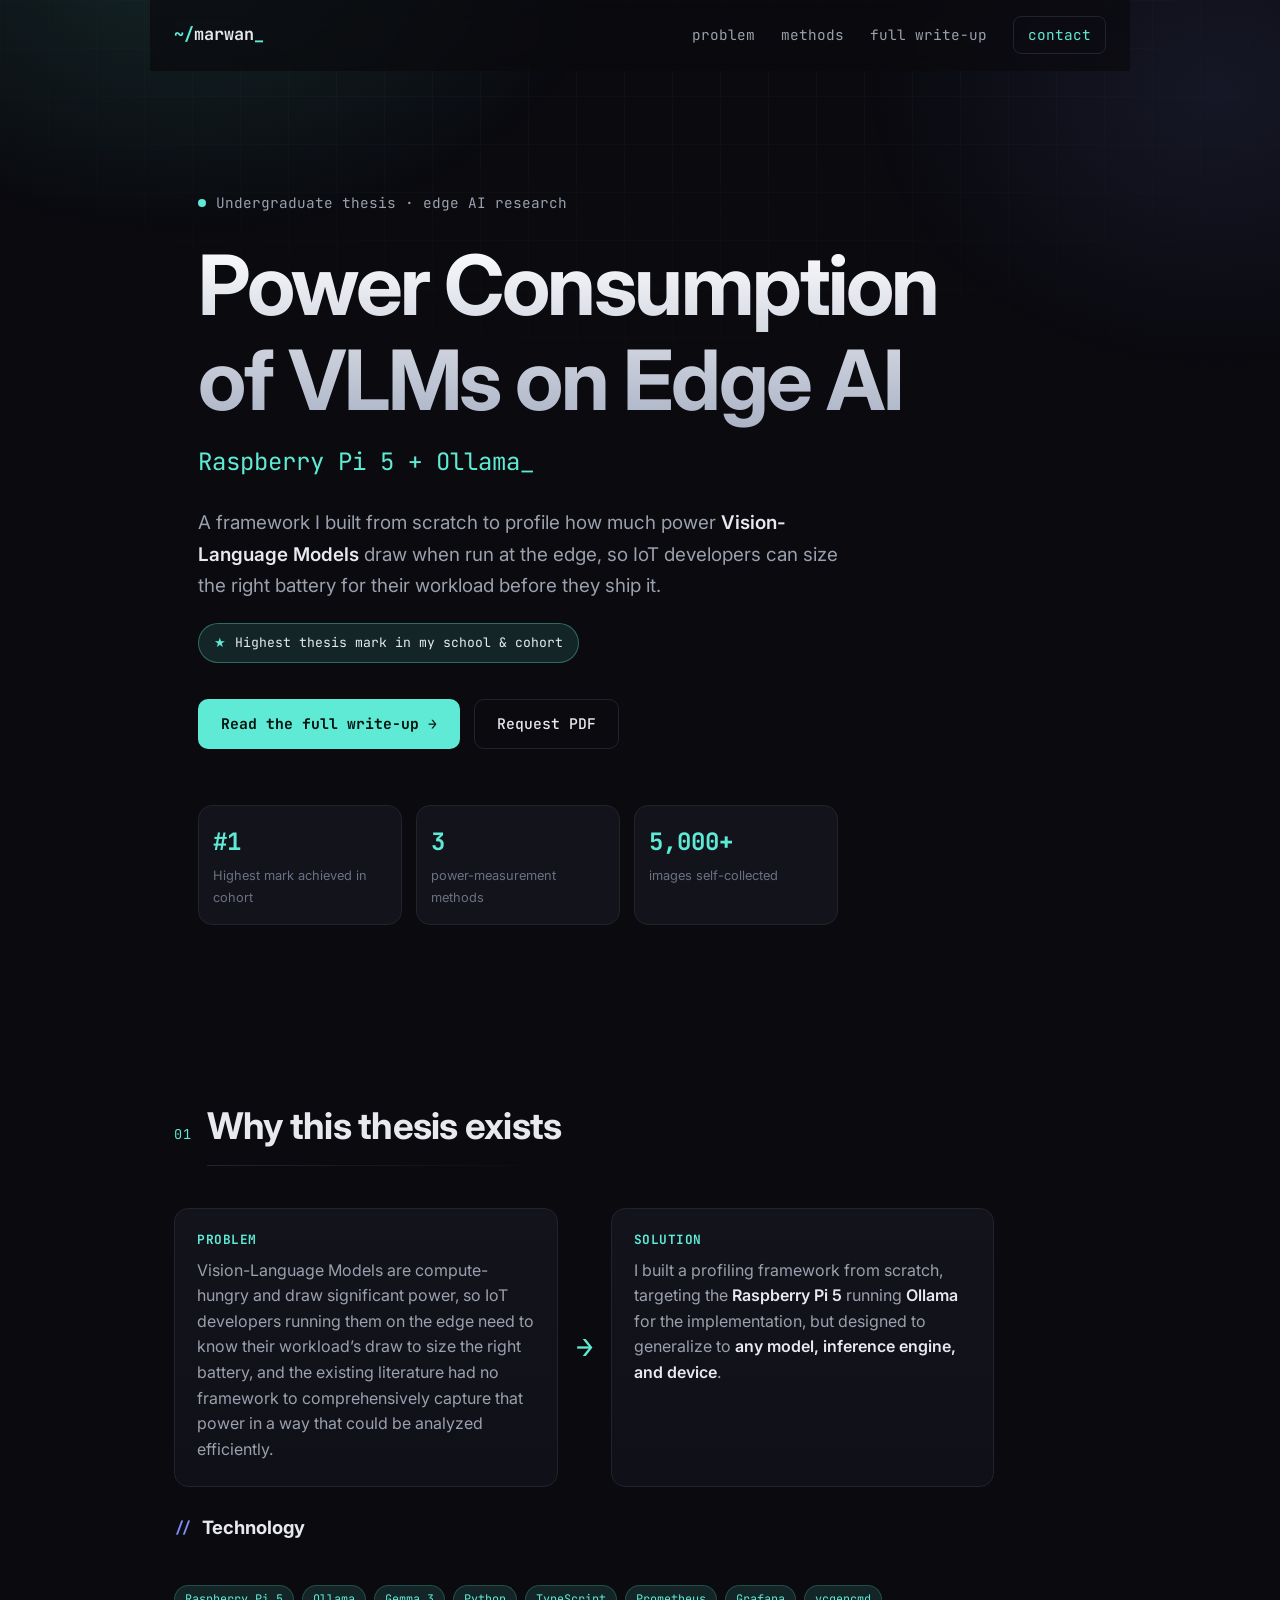
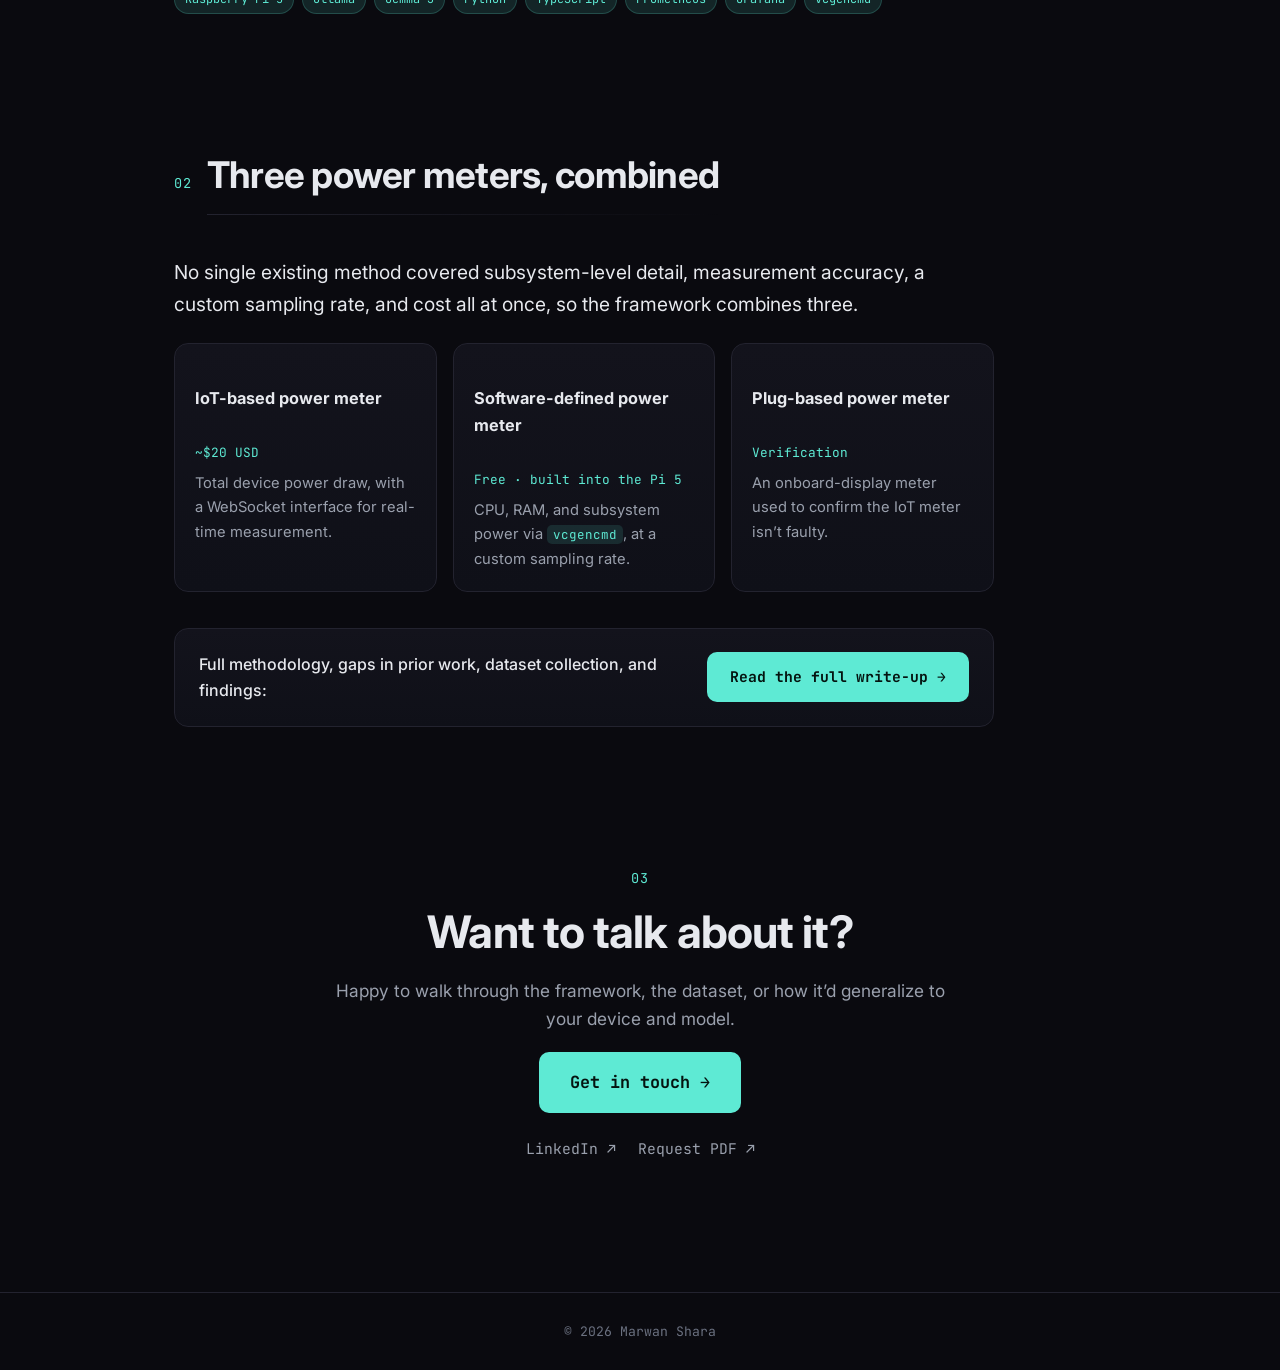
<file: index.html>
<!DOCTYPE html>
<html lang="en">
  <head>
    <meta charset="UTF-8" />
    <meta name="viewport" content="width=device-width, initial-scale=1.0" />
    <meta http-equiv="X-UA-Compatible" content="ie=edge" />

    <!-- Keep this site out of search engines -->
    <meta name="robots" content="noindex, nofollow" />
    <meta name="googlebot" content="noindex, nofollow" />

    <!-- Google tag (gtag.js) -->
    <script async src="https://www.googletagmanager.com/gtag/js?id=G-B19G4QJ4G5"></script>
    <script>
      window.dataLayer = window.dataLayer || [];
      function gtag(){dataLayer.push(arguments);}
      gtag('js', new Date());
      gtag('config', 'G-B19G4QJ4G5');
    </script>

    <title>Power Consumption of Vision-Language Models on Edge AI | Marwan Shara</title>
    <meta
      name="description"
      content="An undergraduate thesis profiling the power consumption of Vision-Language Models on the Raspberry Pi 5: a framework combining IoT-based, software-defined, and plug-based power meters for real-time and offline analysis."
    />

    <!-- Open Graph -->
    <meta property="og:type" content="website" />
    <meta property="og:title" content="Power Consumption of Vision-Language Models on Edge AI" />
    <meta
      property="og:description"
      content="A from-scratch framework for profiling LLM power draw on the Raspberry Pi 5, built to generalize to any model, inference engine, and device."
    />
    <meta property="og:image" content="assets/img/og.png" />

    <link rel="icon" href="assets/favicon.svg" type="image/svg+xml" />
    <link rel="preconnect" href="https://fonts.googleapis.com" />
    <link rel="preconnect" href="https://fonts.gstatic.com" crossorigin />
    <link
      href="https://fonts.googleapis.com/css2?family=Inter:wght@400;500;600;700&family=JetBrains+Mono:wght@400;500;700&display=swap"
      rel="stylesheet"
    />
    <link rel="stylesheet" href="style.css" />
  </head>

  <body>
    <!-- decorative animated grid backdrop -->
    <div class="bg-grid" aria-hidden="true"></div>
    <div class="bg-glow" aria-hidden="true"></div>

    <!-- ============================== NAV ============================== -->
    <header class="nav" id="top">
      <a class="nav__brand" href="#top">
        <span class="nav__prompt">~/</span>marwan<span class="nav__cursor">_</span>
      </a>
      <nav class="nav__links" aria-label="Primary">
        <a href="#problem">problem</a>
        <a href="#methods">methods</a>
        <a href="thesis.html">full write-up</a>
        <a href="#contact" class="nav__cta">contact</a>
      </nav>
    </header>

    <main>
      <!-- ============================== HERO ============================== -->
      <section class="hero" id="hero">
        <p class="hero__eyebrow reveal">
          <span class="status-dot"></span> Undergraduate thesis &middot; edge AI research
        </p>
        <h1 class="hero__title reveal">
          Power Consumption of&nbsp;VLMs on&nbsp;Edge&nbsp;AI
        </h1>
        <p class="hero__role reveal">
          <span class="type" data-type='["Raspberry Pi 5 + Ollama","IoT · software-defined · plug-based power meters","Real-time + offline profiling framework"]'></span>
        </p>
        <p class="hero__hook reveal">
          A framework I built from scratch to profile how much power
          <strong>Vision-Language Models</strong> draw when run at the edge, so IoT
          developers can size the right battery for their workload before they ship it.
        </p>
        <p class="hero__badge reveal">
          <span class="hero__badge-icon" aria-hidden="true">&#9733;</span>
          Highest thesis mark in my school &amp; cohort
        </p>
        <div class="hero__cta reveal">
          <a class="btn btn--primary" href="thesis.html">Read the full write-up &rarr;</a>
          <a class="btn btn--ghost" href="mailto:marwan02shara@gmail.com?subject=Thesis%20PDF%20request&amp;body=Hi%20Marwan%2C%20I%27d%20like%20a%20copy%20of%20your%20thesis%20PDF.">Request PDF</a>
        </div>
        <dl class="hero__stats reveal">
          <div><dt>#1</dt><dd>Highest mark achieved in cohort</dd></div>
          <div><dt>3</dt><dd>power-measurement methods</dd></div>
          <div><dt>5,000+</dt><dd>images self-collected</dd></div>
        </dl>
      </section>

      <!-- ============================== PROBLEM / SOLUTION ============================== -->
      <section class="section" id="problem">
        <header class="section__head reveal">
          <span class="section__index">01</span>
          <h2 class="section__title">Why this thesis exists</h2>
        </header>
        <div class="thesis reveal">
          <div class="thesis__flow">
            <article class="thesis__card">
              <h3 class="thesis__card-label">Problem</h3>
              <p>
                Vision-Language Models are compute-hungry and draw significant power, so IoT
                developers running them on the edge need to know their workload&rsquo;s draw to
                size the right battery, and the existing literature had no framework to
                comprehensively capture that power in a way that could be analyzed efficiently.
              </p>
            </article>
            <span class="thesis__arrow" aria-hidden="true">&rarr;</span>
            <article class="thesis__card">
              <h3 class="thesis__card-label">Solution</h3>
              <p>
                I built a profiling framework from scratch, targeting the
                <strong>Raspberry Pi 5</strong> running <strong>Ollama</strong> for the
                implementation, but designed to generalize to
                <strong>any model, inference engine, and device</strong>.
              </p>
            </article>
          </div>

          <h3 class="thesis__sub">Technology</h3>
          <ul class="tags">
            <li>Raspberry Pi 5</li><li>Ollama</li><li>Gemma 3</li><li>Python</li>
            <li>TypeScript</li><li>Prometheus</li><li>Grafana</li><li>vcgencmd</li>
          </ul>
        </div>
      </section>

      <!-- ============================== METHODS ============================== -->
      <section class="section" id="methods">
        <header class="section__head reveal">
          <span class="section__index">02</span>
          <h2 class="section__title">Three power meters, combined</h2>
        </header>
        <div class="thesis reveal">
          <p class="thesis__lead">
            No single existing method covered subsystem-level detail, measurement accuracy, a
            custom sampling rate, and cost all at once, so the framework combines three.
          </p>
          <div class="thesis__methods">
            <article class="method">
              <h4>IoT-based power meter</h4>
              <span class="method__cost">~$20 USD</span>
              <p>Total device power draw, with a WebSocket interface for real-time measurement.</p>
            </article>
            <article class="method">
              <h4>Software-defined power meter</h4>
              <span class="method__cost">Free &middot; built into the Pi 5</span>
              <p>CPU, RAM, and subsystem power via <code>vcgencmd</code>, at a custom sampling rate.</p>
            </article>
            <article class="method">
              <h4>Plug-based power meter</h4>
              <span class="method__cost">Verification</span>
              <p>An onboard-display meter used to confirm the IoT meter isn&rsquo;t faulty.</p>
            </article>
          </div>
          <div class="thesis__cta">
            <p>Full methodology, gaps in prior work, dataset collection, and findings:</p>
            <a class="btn btn--primary" href="thesis.html">Read the full write-up &rarr;</a>
          </div>
        </div>
      </section>

      <!-- ============================== CONTACT ============================== -->
      <section class="section section--contact" id="contact">
        <div class="contact reveal">
          <span class="section__index">03</span>
          <h2 class="contact__title">Want to talk about it?</h2>
          <p class="contact__lead">
            Happy to walk through the framework, the dataset, or how it&rsquo;d generalize to
            your device and model.
          </p>
          <a class="btn btn--primary btn--lg" href="mailto:marwan02shara@gmail.com?subject=Let%27s%20connect&amp;body=Hi%20Marwan%2C">Get in touch &rarr;</a>
          <ul class="contact__links">
            <li><a href="https://www.linkedin.com/in/marwan-shara-73ab541a8/" target="_blank" rel="noopener">LinkedIn ↗</a></li>
            <li><a href="mailto:marwan02shara@gmail.com?subject=Thesis%20PDF%20request&amp;body=Hi%20Marwan%2C%20I%27d%20like%20a%20copy%20of%20your%20thesis%20PDF.">Request PDF ↗</a></li>
          </ul>
        </div>
      </section>
    </main>

    <footer class="footer">
      <p>© <span id="year"></span> Marwan Shara</p>
    </footer>

    <script src="main.js"></script>
  </body>
</html>
</file>
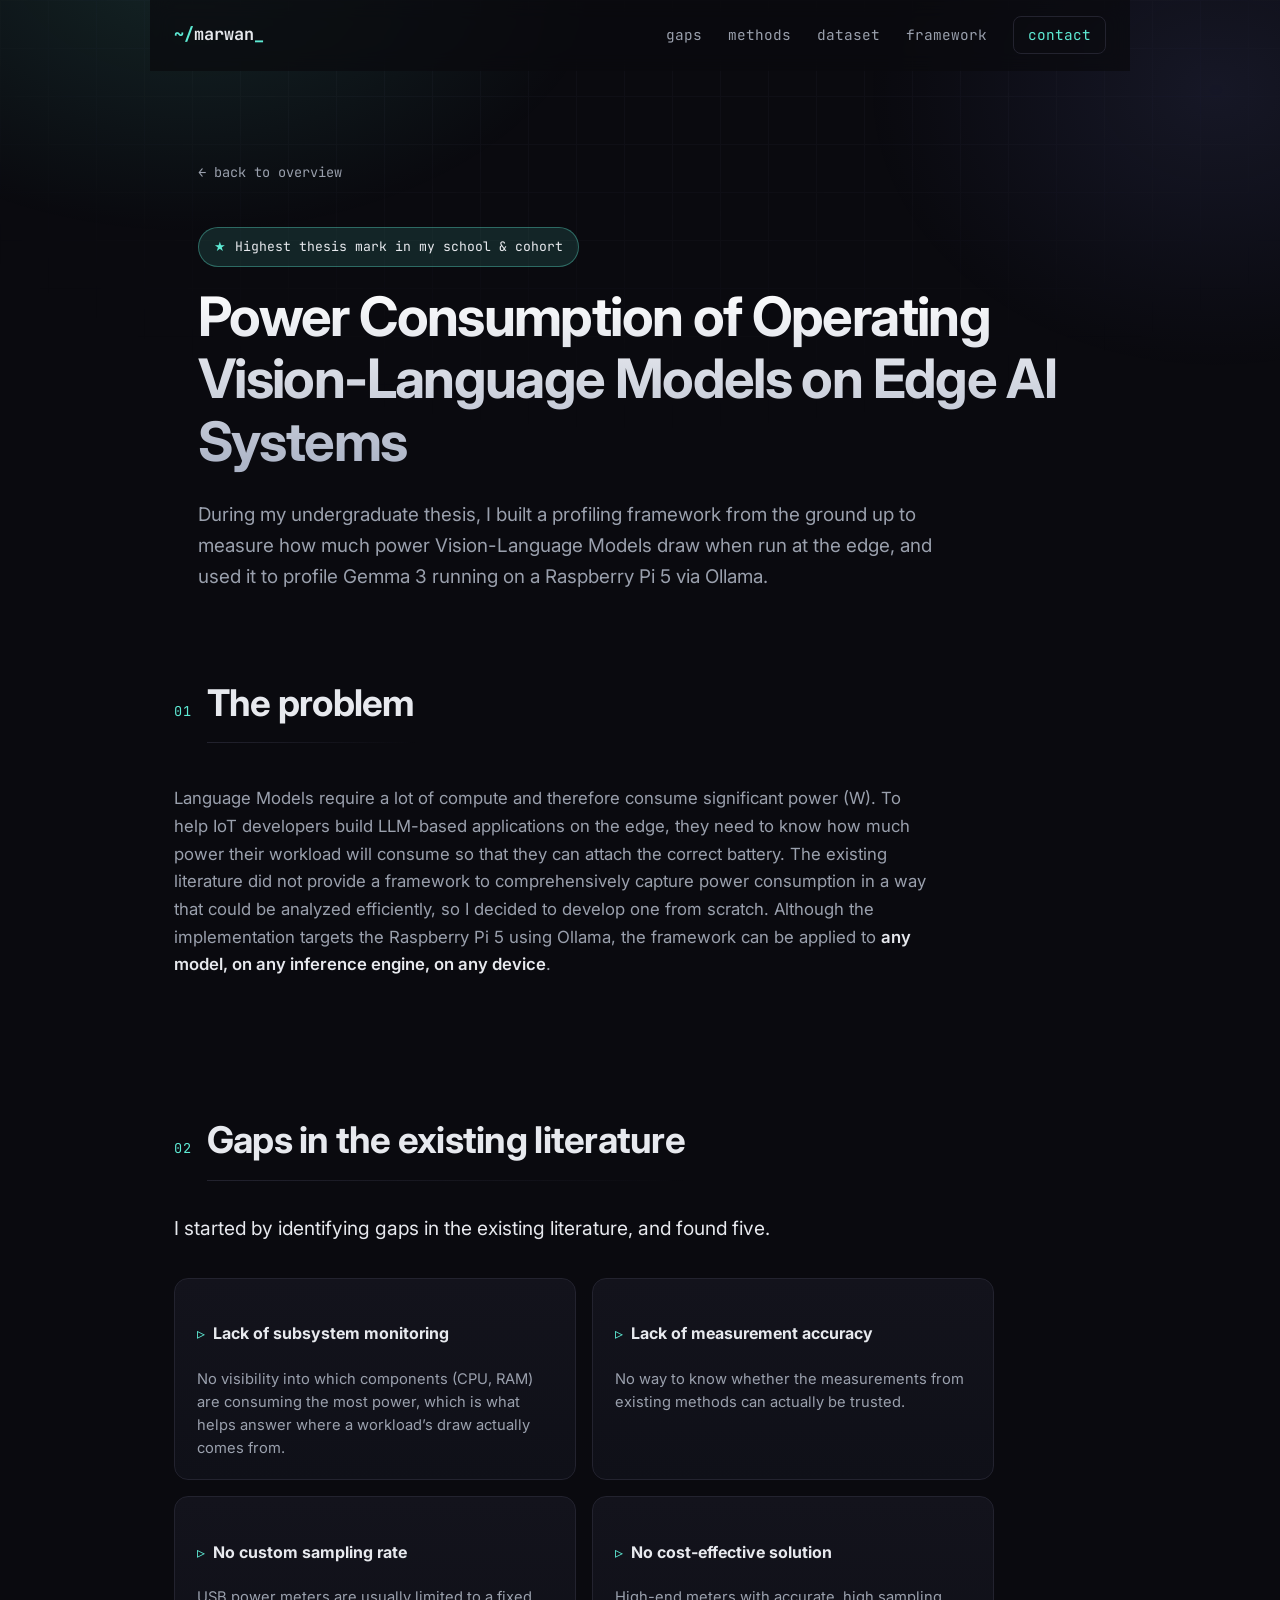
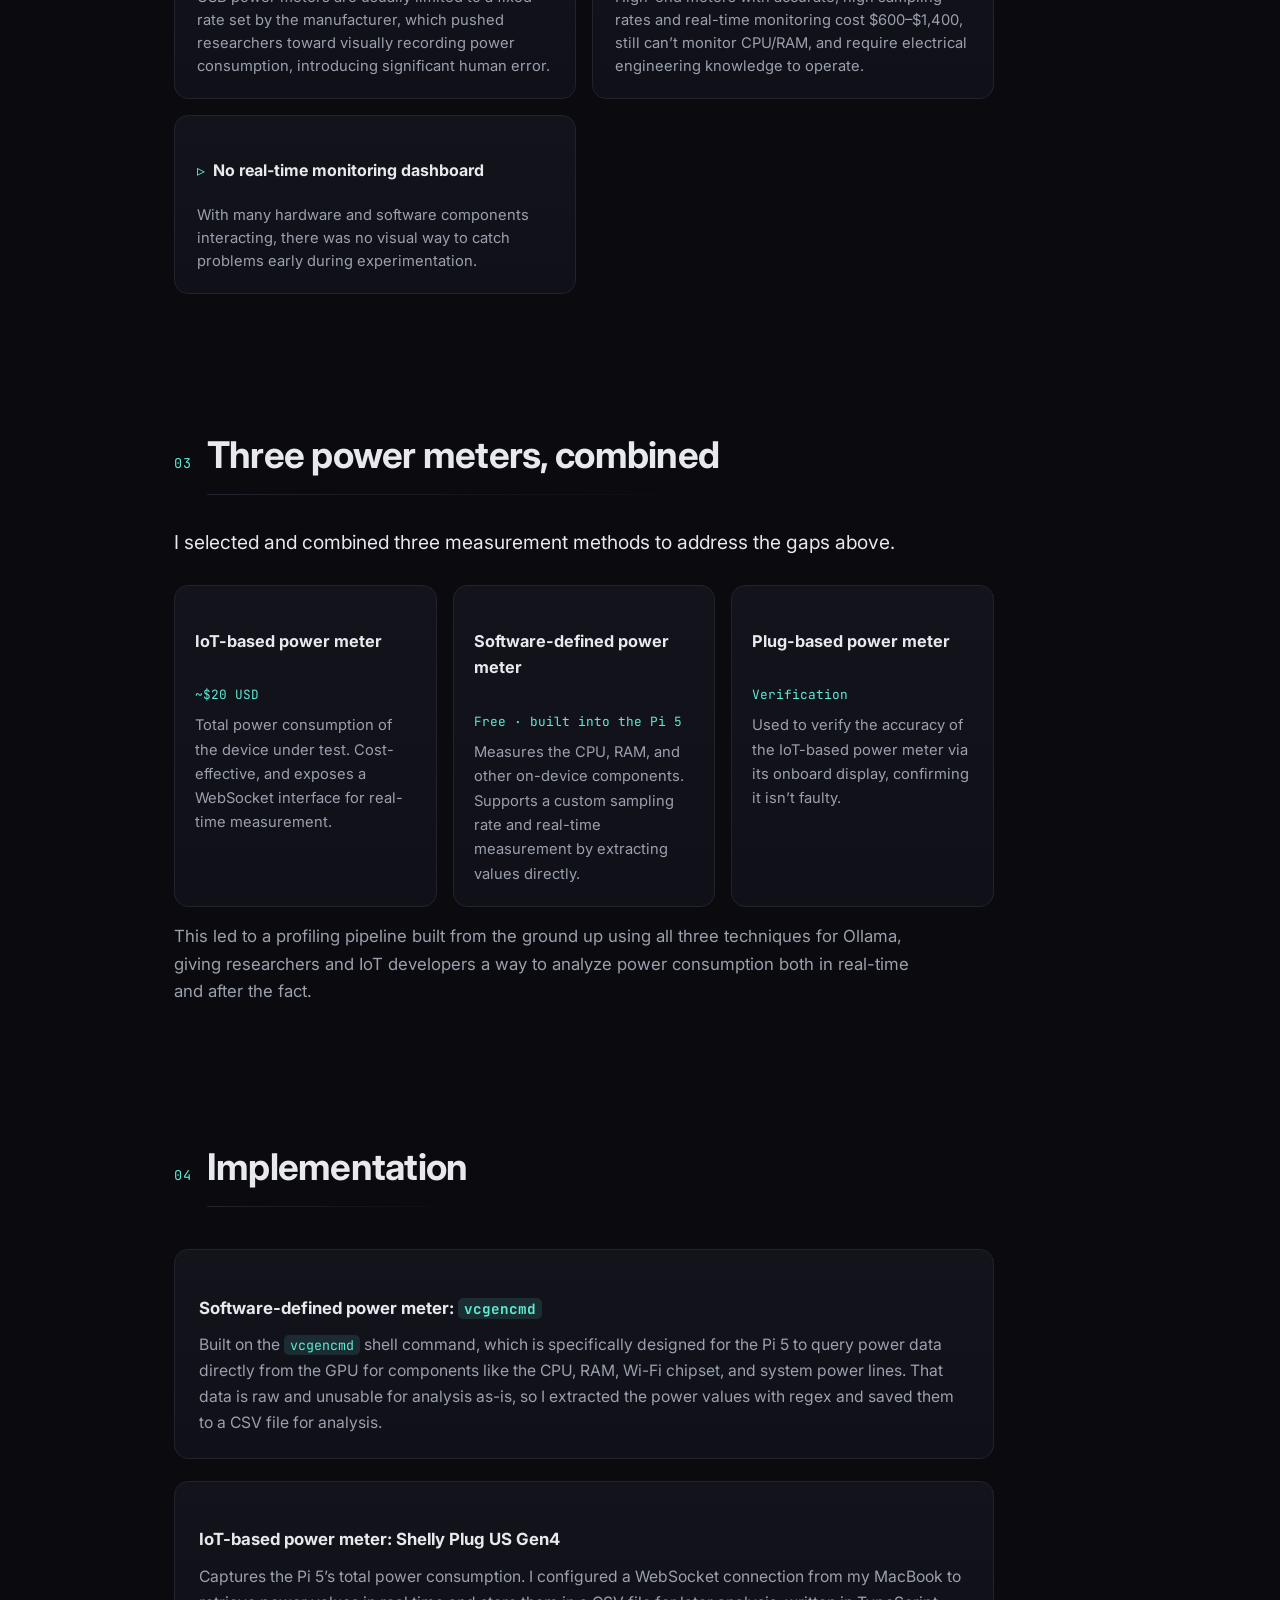
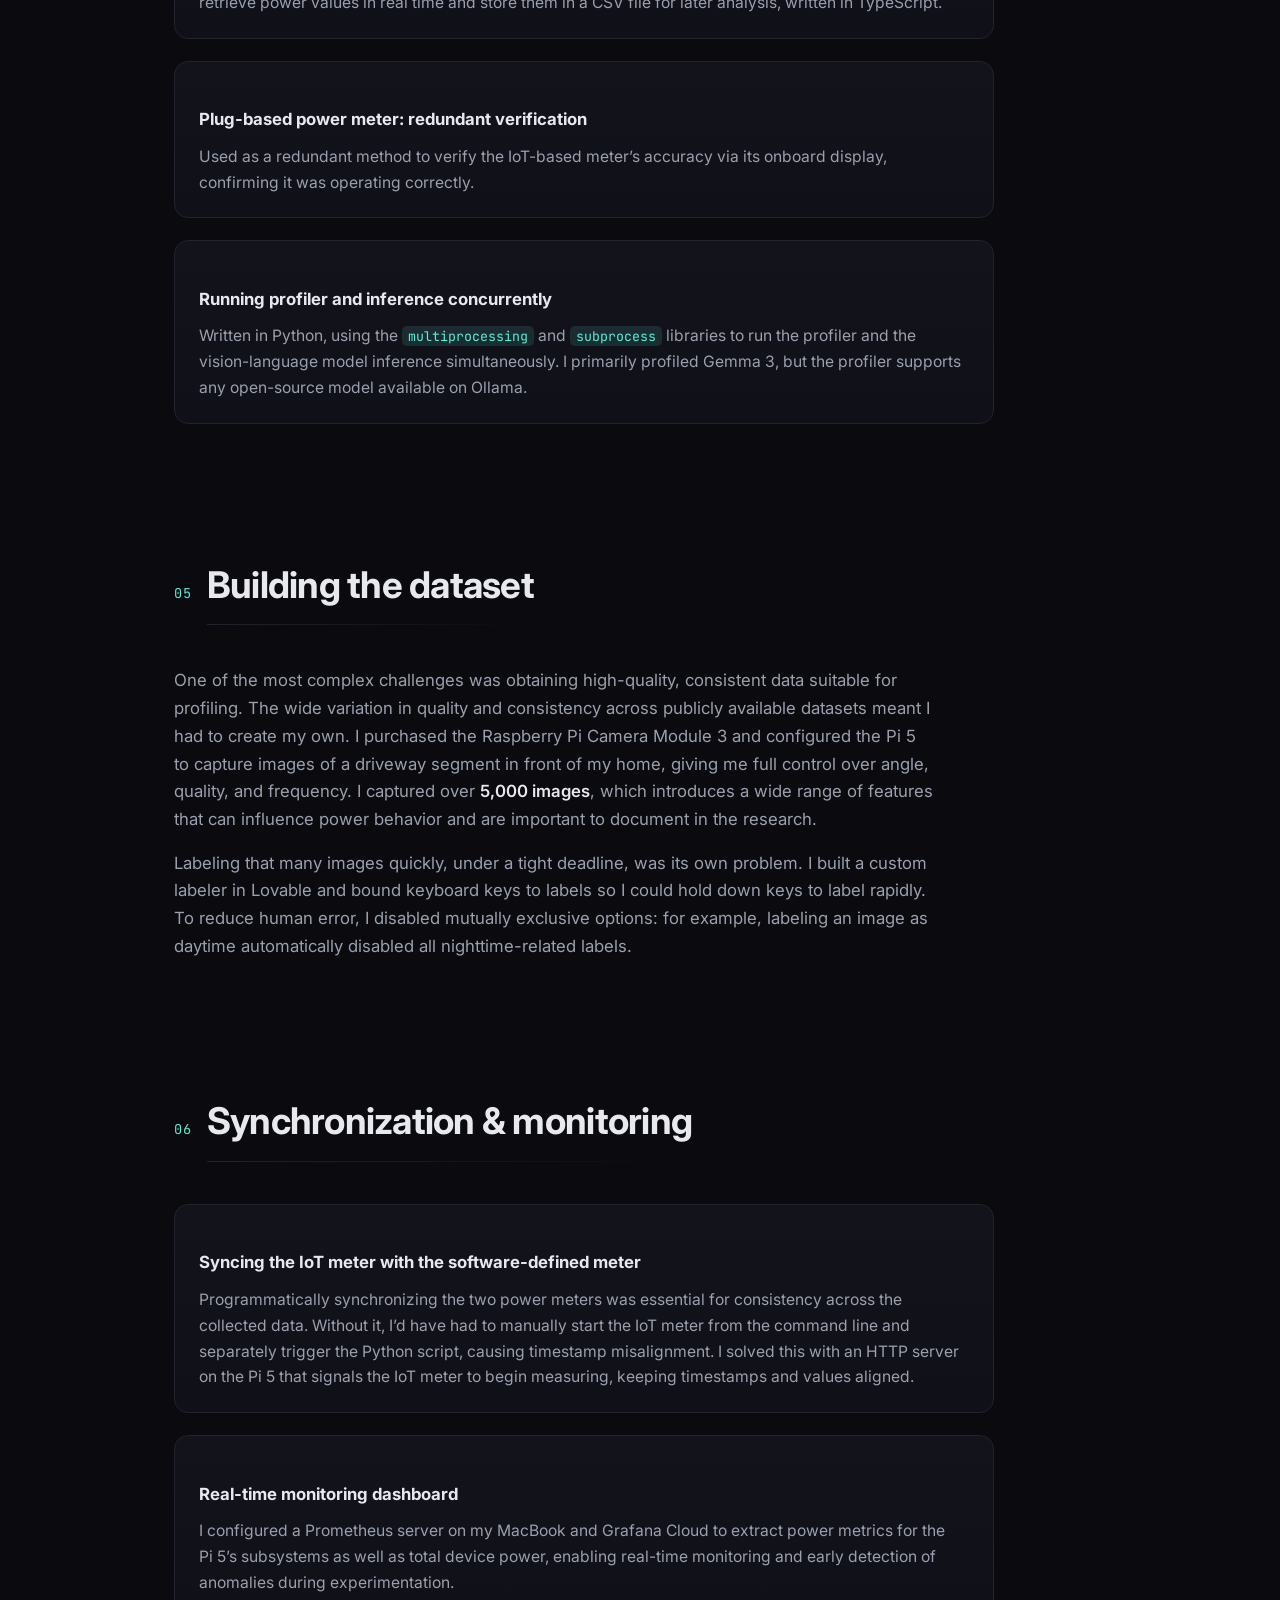
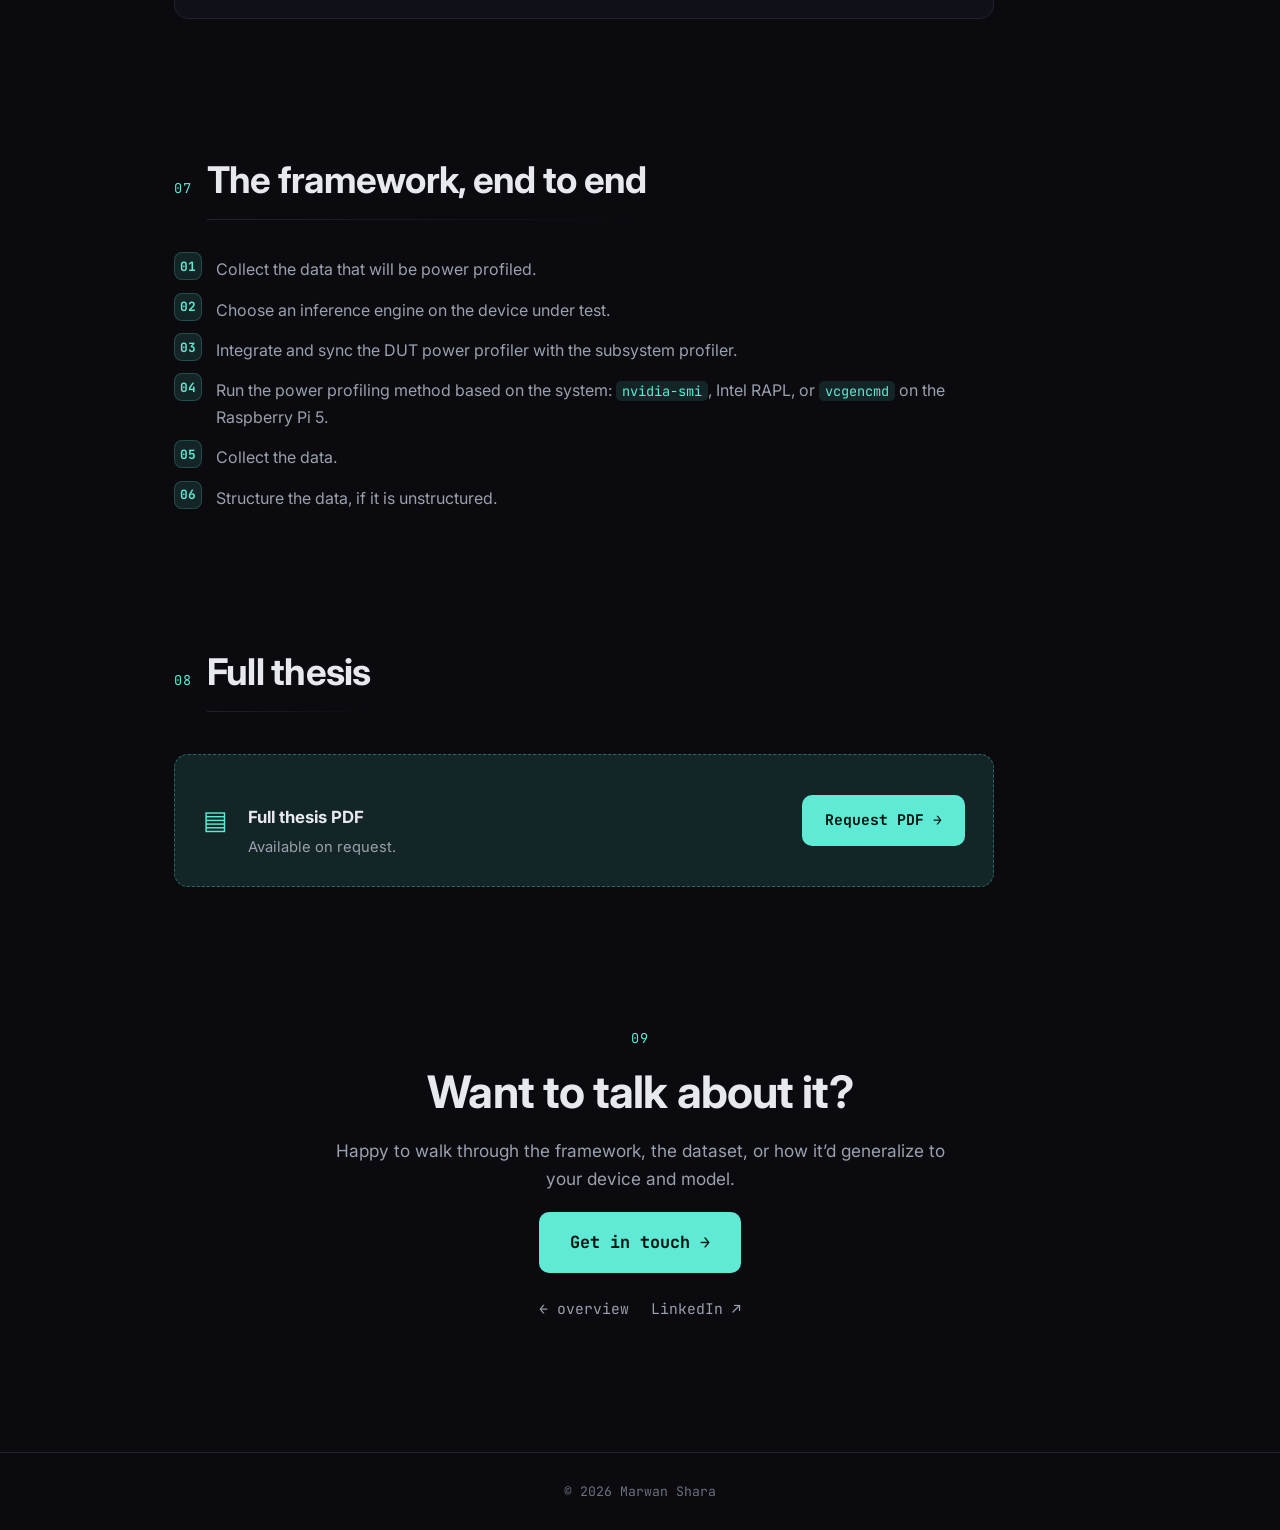
<file: thesis.html>
<!DOCTYPE html>
<html lang="en">
  <head>
    <meta charset="UTF-8" />
    <meta name="viewport" content="width=device-width, initial-scale=1.0" />
    <meta http-equiv="X-UA-Compatible" content="ie=edge" />

    <!-- Keep this site out of search engines -->
    <meta name="robots" content="noindex, nofollow" />
    <meta name="googlebot" content="noindex, nofollow" />

    <!-- Google tag (gtag.js) -->
    <script async src="https://www.googletagmanager.com/gtag/js?id=G-B19G4QJ4G5"></script>
    <script>
      window.dataLayer = window.dataLayer || [];
      function gtag(){dataLayer.push(arguments);}
      gtag('js', new Date());
      gtag('config', 'G-B19G4QJ4G5');
    </script>

    <title>Thesis: Power Consumption of VLMs on Edge AI | Marwan Shara</title>
    <meta
      name="description"
      content="Full write-up: a from-scratch framework combining IoT-based, software-defined, and plug-based power meters to profile Vision-Language Model power draw on the Raspberry Pi 5."
    />

    <link rel="icon" href="assets/favicon.svg" type="image/svg+xml" />
    <link rel="preconnect" href="https://fonts.googleapis.com" />
    <link rel="preconnect" href="https://fonts.gstatic.com" crossorigin />
    <link
      href="https://fonts.googleapis.com/css2?family=Inter:wght@400;500;600;700&family=JetBrains+Mono:wght@400;500;700&display=swap"
      rel="stylesheet"
    />
    <link rel="stylesheet" href="style.css" />
  </head>

  <body>
    <div class="bg-grid" aria-hidden="true"></div>
    <div class="bg-glow" aria-hidden="true"></div>

    <!-- ============================== NAV ============================== -->
    <header class="nav" id="top">
      <a class="nav__brand" href="index.html">
        <span class="nav__prompt">~/</span>marwan<span class="nav__cursor">_</span>
      </a>
      <nav class="nav__links" aria-label="Primary">
        <a href="#gaps">gaps</a>
        <a href="#methods">methods</a>
        <a href="#dataset">dataset</a>
        <a href="#framework">framework</a>
        <a href="#contact" class="nav__cta">contact</a>
      </nav>
    </header>

    <main>
      <!-- ============================== HEADER ============================== -->
      <section class="hero" id="hero" style="min-height: auto; padding: 90px 24px 50px;">
        <a class="back-link reveal" href="index.html">&larr; back to overview</a>
        <p class="hero__badge reveal" style="align-self: start;">
          <span class="hero__badge-icon" aria-hidden="true">&#9733;</span>
          Highest thesis mark in my school &amp; cohort
        </p>
        <h1 class="hero__title reveal" style="font-size: clamp(2rem, 6vw, 3.4rem); margin-top: 18px;">
          Power Consumption of Operating Vision-Language Models on Edge&nbsp;AI Systems
        </h1>
        <p class="hero__hook reveal" style="max-width: 760px;">
          During my undergraduate thesis, I built a profiling framework from the ground up to
          measure how much power Vision-Language Models draw when run at the edge, and used
          it to profile Gemma&nbsp;3 running on a Raspberry Pi&nbsp;5 via Ollama.
        </p>
      </section>

      <!-- ============================== PROBLEM ============================== -->
      <section class="section" id="problem" style="padding-top: 40px;">
        <header class="section__head reveal">
          <span class="section__index">01</span>
          <h2 class="section__title">The problem</h2>
        </header>
        <div class="thesis reveal">
          <p class="thesis__text" style="margin-top: 0;">
            Language Models require a lot of compute and therefore consume significant power (W).
            To help IoT developers build LLM-based applications on the edge, they need to know how
            much power their workload will consume so that they can attach the correct battery.
            The existing literature did not provide a framework to comprehensively capture power
            consumption in a way that could be analyzed efficiently, so I decided to develop one
            from scratch. Although the implementation targets the Raspberry Pi&nbsp;5 using Ollama,
            the framework can be applied to <strong>any model, on any inference engine, on any
            device</strong>.
          </p>
        </div>
      </section>

      <!-- ============================== GAPS ============================== -->
      <section class="section" id="gaps">
        <header class="section__head reveal">
          <span class="section__index">02</span>
          <h2 class="section__title">Gaps in the existing literature</h2>
        </header>
        <div class="thesis reveal">
          <p class="thesis__lead" style="margin: -10px 0 4px;">
            I started by identifying gaps in the existing literature, and found five.
          </p>
          <div class="gap-grid">
            <article class="gap">
              <h4>Lack of subsystem monitoring</h4>
              <p>No visibility into which components (CPU, RAM) are consuming the most power, which is what helps answer where a workload&rsquo;s draw actually comes from.</p>
            </article>
            <article class="gap">
              <h4>Lack of measurement accuracy</h4>
              <p>No way to know whether the measurements from existing methods can actually be trusted.</p>
            </article>
            <article class="gap">
              <h4>No custom sampling rate</h4>
              <p>USB power meters are usually limited to a fixed rate set by the manufacturer, which pushed researchers toward visually recording power consumption, introducing significant human error.</p>
            </article>
            <article class="gap">
              <h4>No cost-effective solution</h4>
              <p>High-end meters with accurate, high sampling rates and real-time monitoring cost $600&ndash;$1,400, still can&rsquo;t monitor CPU/RAM, and require electrical engineering knowledge to operate.</p>
            </article>
            <article class="gap">
              <h4>No real-time monitoring dashboard</h4>
              <p>With many hardware and software components interacting, there was no visual way to catch problems early during experimentation.</p>
            </article>
          </div>
        </div>
      </section>

      <!-- ============================== METHODS ============================== -->
      <section class="section" id="methods">
        <header class="section__head reveal">
          <span class="section__index">03</span>
          <h2 class="section__title">Three power meters, combined</h2>
        </header>
        <div class="thesis reveal">
          <p class="thesis__lead" style="margin: -10px 0 4px;">
            I selected and combined three measurement methods to address the gaps above.
          </p>
          <div class="thesis__methods">
            <article class="method">
              <h4>IoT-based power meter</h4>
              <span class="method__cost">~$20 USD</span>
              <p>Total power consumption of the device under test. Cost-effective, and exposes a WebSocket interface for real-time measurement.</p>
            </article>
            <article class="method">
              <h4>Software-defined power meter</h4>
              <span class="method__cost">Free &middot; built into the Pi 5</span>
              <p>Measures the CPU, RAM, and other on-device components. Supports a custom sampling rate and real-time measurement by extracting values directly.</p>
            </article>
            <article class="method">
              <h4>Plug-based power meter</h4>
              <span class="method__cost">Verification</span>
              <p>Used to verify the accuracy of the IoT-based power meter via its onboard display, confirming it isn&rsquo;t faulty.</p>
            </article>
          </div>
          <p class="thesis__text">
            This led to a profiling pipeline built from the ground up using all three techniques
            for Ollama, giving researchers and IoT developers a way to analyze power consumption
            both in real-time and after the fact.
          </p>
        </div>
      </section>

      <!-- ============================== IMPLEMENTATION ============================== -->
      <section class="section" id="implementation">
        <header class="section__head reveal">
          <span class="section__index">04</span>
          <h2 class="section__title">Implementation</h2>
        </header>
        <div class="thesis reveal">
          <div class="impl">
            <article class="impl__item">
              <h4>Software-defined power meter: <code>vcgencmd</code></h4>
              <p>
                Built on the <code>vcgencmd</code> shell command, which is specifically designed
                for the Pi&nbsp;5 to query power data directly from the GPU for components like the
                CPU, RAM, Wi-Fi chipset, and system power lines. That data is raw and unusable for
                analysis as-is, so I extracted the power values with regex and saved them to a CSV
                file for analysis.
              </p>
            </article>
            <article class="impl__item">
              <h4>IoT-based power meter: Shelly Plug US Gen4</h4>
              <p>
                Captures the Pi 5&rsquo;s total power consumption. I configured a WebSocket
                connection from my MacBook to retrieve power values in real time and store them in
                a CSV file for later analysis, written in TypeScript.
              </p>
            </article>
            <article class="impl__item">
              <h4>Plug-based power meter: redundant verification</h4>
              <p>
                Used as a redundant method to verify the IoT-based meter&rsquo;s accuracy via its
                onboard display, confirming it was operating correctly.
              </p>
            </article>
            <article class="impl__item">
              <h4>Running profiler and inference concurrently</h4>
              <p>
                Written in Python, using the <code>multiprocessing</code> and <code>subprocess</code>
                libraries to run the profiler and the vision-language model inference simultaneously.
                I primarily profiled Gemma&nbsp;3, but the profiler supports any open-source model
                available on Ollama.
              </p>
            </article>
          </div>
        </div>
      </section>

      <!-- ============================== DATASET ============================== -->
      <section class="section" id="dataset">
        <header class="section__head reveal">
          <span class="section__index">05</span>
          <h2 class="section__title">Building the dataset</h2>
        </header>
        <div class="thesis reveal">
          <p class="thesis__text" style="margin-top: 0;">
            One of the most complex challenges was obtaining high-quality, consistent data suitable
            for profiling. The wide variation in quality and consistency across publicly available
            datasets meant I had to create my own. I purchased the Raspberry Pi Camera Module&nbsp;3
            and configured the Pi&nbsp;5 to capture images of a driveway segment in front of my
            home, giving me full control over angle, quality, and frequency. I captured over
            <strong>5,000 images</strong>, which introduces a wide range of features that can
            influence power behavior and are important to document in the research.
          </p>
          <p class="thesis__text">
            Labeling that many images quickly, under a tight deadline, was its own problem. I built
            a custom labeler in Lovable and bound keyboard keys to labels so I could hold down keys
            to label rapidly. To reduce human error, I disabled mutually exclusive options: for
            example, labeling an image as daytime automatically disabled all nighttime-related
            labels.
          </p>
        </div>
      </section>

      <!-- ============================== CHALLENGES ============================== -->
      <section class="section" id="challenges">
        <header class="section__head reveal">
          <span class="section__index">06</span>
          <h2 class="section__title">Synchronization &amp; monitoring</h2>
        </header>
        <div class="thesis reveal">
          <div class="impl">
            <article class="impl__item">
              <h4>Syncing the IoT meter with the software-defined meter</h4>
              <p>
                Programmatically synchronizing the two power meters was essential for consistency
                across the collected data. Without it, I&rsquo;d have had to manually start the IoT
                meter from the command line and separately trigger the Python script, causing
                timestamp misalignment. I solved this with an HTTP server on the Pi&nbsp;5 that
                signals the IoT meter to begin measuring, keeping timestamps and values aligned.
              </p>
            </article>
            <article class="impl__item">
              <h4>Real-time monitoring dashboard</h4>
              <p>
                I configured a Prometheus server on my MacBook and Grafana Cloud to extract power
                metrics for the Pi&nbsp;5&rsquo;s subsystems as well as total device power, enabling
                real-time monitoring and early detection of anomalies during experimentation.
              </p>
            </article>
          </div>
        </div>
      </section>

      <!-- ============================== FRAMEWORK ============================== -->
      <section class="section" id="framework">
        <header class="section__head reveal">
          <span class="section__index">07</span>
          <h2 class="section__title">The framework, end to end</h2>
        </header>
        <div class="thesis reveal">
          <ol class="thesis__steps">
            <li>Collect the data that will be power profiled.</li>
            <li>Choose an inference engine on the device under test.</li>
            <li>Integrate and sync the DUT power profiler with the subsystem profiler.</li>
            <li>Run the power profiling method based on the system: <code>nvidia-smi</code>, Intel RAPL, or <code>vcgencmd</code> on the Raspberry Pi 5.</li>
            <li>Collect the data.</li>
            <li>Structure the data, if it is unstructured.</li>
          </ol>
        </div>
      </section>

      <!-- ============================== PDF ============================== -->
      <section class="section" id="paper">
        <header class="section__head reveal">
          <span class="section__index">08</span>
          <h2 class="section__title">Full thesis</h2>
        </header>
        <div class="thesis reveal">
          <div class="pdf-card">
            <span class="pdf-card__icon" aria-hidden="true">▤</span>
            <div class="pdf-card__body">
              <h4>Full thesis PDF</h4>
              <p>Available on request.</p>
            </div>
            <a class="btn btn--primary" href="mailto:marwan02shara@gmail.com?subject=Thesis%20PDF%20request&amp;body=Hi%20Marwan%2C%20I%27d%20like%20a%20copy%20of%20your%20thesis%20PDF.">Request PDF &rarr;</a>
          </div>
        </div>
      </section>

      <!-- ============================== CONTACT ============================== -->
      <section class="section section--contact" id="contact">
        <div class="contact reveal">
          <span class="section__index">09</span>
          <h2 class="contact__title">Want to talk about it?</h2>
          <p class="contact__lead">
            Happy to walk through the framework, the dataset, or how it&rsquo;d generalize to your
            device and model.
          </p>
          <a class="btn btn--primary btn--lg" href="mailto:marwan02shara@gmail.com?subject=Let%27s%20connect&amp;body=Hi%20Marwan%2C">Get in touch &rarr;</a>
          <ul class="contact__links">
            <li><a href="index.html">&larr; overview</a></li>
            <li><a href="https://www.linkedin.com/in/marwan-shara-73ab541a8/" target="_blank" rel="noopener">LinkedIn ↗</a></li>
          </ul>
        </div>
      </section>
    </main>

    <footer class="footer">
      <p>© <span id="year"></span> Marwan Shara</p>
    </footer>

    <script src="main.js"></script>
  </body>
</html>
</file>
<file: style.css>
/* ============================================================
   Marwan Shara - personal site
   Dark, techy, single-page. Plain CSS, no framework.
   ============================================================ */

:root {
  --bg:        #0a0a0f;
  --bg-soft:   #0f1018;
  --surface:   #13131c;
  --surface-2: #181826;
  --line:      #23232f;
  --text:      #e7e9ee;
  --muted:     #9aa0ad;
  --faint:     #6b7180;
  --accent:    #5eead4;   /* electric mint */
  --accent-2:  #818cf8;   /* violet */
  --accent-dim:rgba(94, 234, 212, 0.12);
  --glow:      rgba(94, 234, 212, 0.35);

  --mono: "JetBrains Mono", ui-monospace, SFMono-Regular, Menlo, monospace;
  --sans: "Inter", system-ui, -apple-system, Segoe UI, Roboto, sans-serif;

  --maxw: 980px;
  --radius: 14px;
}

/* ----------------------------- reset ----------------------------- */
*, *::before, *::after { box-sizing: border-box; }
html { scroll-behavior: smooth; }
body {
  margin: 0;
  background: var(--bg);
  color: var(--text);
  font-family: var(--sans);
  line-height: 1.65;
  -webkit-font-smoothing: antialiased;
  overflow-x: hidden;
}
h1, h2, h3 { line-height: 1.15; margin: 0; }
p { margin: 0; }
a { color: inherit; text-decoration: none; }
ul, ol { margin: 0; padding: 0; list-style: none; }
strong { color: var(--text); font-weight: 600; }
::selection { background: var(--accent); color: #04130f; }

/* ----------------------------- backdrop ----------------------------- */
.bg-grid {
  position: fixed; inset: 0; z-index: -2;
  background-image:
    linear-gradient(var(--line) 1px, transparent 1px),
    linear-gradient(90deg, var(--line) 1px, transparent 1px);
  background-size: 48px 48px;
  opacity: 0.25;
  mask-image: radial-gradient(ellipse 80% 60% at 50% 0%, #000 30%, transparent 80%);
  -webkit-mask-image: radial-gradient(ellipse 80% 60% at 50% 0%, #000 30%, transparent 80%);
}
.bg-glow {
  position: fixed; inset: 0; z-index: -1; pointer-events: none;
  background:
    radial-gradient(600px 400px at 15% -5%, var(--accent-dim), transparent 70%),
    radial-gradient(500px 400px at 95% 10%, rgba(129,140,248,0.10), transparent 70%);
}

/* ----------------------------- layout ----------------------------- */
main { max-width: var(--maxw); margin: 0 auto; padding: 0 24px; }
.section { padding: 110px 0 30px; scroll-margin-top: 90px; }

.section__head { display: flex; align-items: baseline; gap: 14px; margin-bottom: 42px; }
.section__index {
  font-family: var(--mono); color: var(--accent);
  font-size: 0.85rem; letter-spacing: 0.1em;
}
.section__title { font-size: clamp(1.6rem, 4vw, 2.3rem); font-weight: 700; letter-spacing: -0.02em; }
.section__title::after {
  content: ""; display: block; height: 1px; margin-top: 18px;
  background: linear-gradient(90deg, var(--line), transparent);
}

/* ----------------------------- nav ----------------------------- */
.nav {
  position: sticky; top: 0; z-index: 50;
  display: flex; align-items: center; justify-content: space-between;
  max-width: var(--maxw); margin: 0 auto; padding: 16px 24px;
  background: rgba(10,10,15,0.72);
  backdrop-filter: blur(10px);
  -webkit-backdrop-filter: blur(10px);
  border-bottom: 1px solid transparent;
  transition: border-color .3s ease;
}
.nav.is-scrolled { border-bottom-color: var(--line); }
.nav__brand { font-family: var(--mono); font-weight: 700; font-size: 1.05rem; }
.nav__prompt { color: var(--accent); }
.nav__cursor { color: var(--accent); animation: blink 1.1s steps(1) infinite; }
.nav__links { display: flex; gap: 26px; align-items: center; font-family: var(--mono); font-size: 0.9rem; }
.nav__links a { color: var(--muted); transition: color .2s; }
.nav__links a:hover { color: var(--accent); }
.nav__cta {
  color: var(--accent) !important;
  border: 1px solid var(--line); border-radius: 8px;
  padding: 6px 14px; transition: border-color .2s, background .2s;
}
.nav__cta:hover { border-color: var(--accent); background: var(--accent-dim); }

@keyframes blink { 0%,50% { opacity: 1; } 51%,100% { opacity: 0; } }

/* ----------------------------- hero ----------------------------- */
.hero {
  max-width: var(--maxw); margin: 0 auto; padding: 120px 24px 70px;
  min-height: 88vh; display: flex; flex-direction: column; justify-content: center;
}
.hero__eyebrow {
  font-family: var(--mono); color: var(--muted); font-size: 0.9rem;
  display: inline-flex; align-items: center; gap: 10px; margin-bottom: 22px;
}
.status-dot {
  width: 8px; height: 8px; border-radius: 50%;
  background: var(--accent); box-shadow: 0 0 0 0 var(--glow);
  animation: pulse 2.2s infinite;
}
@keyframes pulse {
  0%   { box-shadow: 0 0 0 0 var(--glow); }
  70%  { box-shadow: 0 0 0 9px rgba(94,234,212,0); }
  100% { box-shadow: 0 0 0 0 rgba(94,234,212,0); }
}
.hero__title {
  font-size: clamp(2.8rem, 9vw, 5.2rem); font-weight: 700; letter-spacing: -0.03em;
  background: linear-gradient(180deg, #fff, #aab2c5);
  -webkit-background-clip: text; background-clip: text; color: transparent;
}
.hero__role {
  font-family: var(--mono); color: var(--accent);
  font-size: clamp(1rem, 3.2vw, 1.5rem); margin-top: 14px; min-height: 1.6em;
}
.type::after { content: "_"; color: var(--accent); animation: blink 1.1s steps(1) infinite; }
.hero__hook {
  max-width: 640px; margin-top: 26px; color: var(--muted);
  font-size: clamp(1rem, 2.4vw, 1.18rem);
}
.hero__badge {
  display: inline-flex; align-items: center; gap: 9px; align-self: start;
  margin-top: 22px;
  font-family: var(--mono); font-size: 0.82rem; color: var(--text);
  padding: 8px 15px; border-radius: 999px;
  border: 1px solid rgba(94,234,212,0.35); background: var(--accent-dim);
}
.hero__badge-icon { color: var(--accent); }

.hero__cta { display: flex; flex-wrap: wrap; gap: 14px; margin-top: 36px; }

.hero__stats {
  display: grid; grid-template-columns: repeat(3, 1fr);
  gap: 14px; margin: 56px 0 0; max-width: 640px;
}
.hero__stats div {
  border: 1px solid var(--line); border-radius: var(--radius);
  background: var(--surface); padding: 16px 14px;
}
.hero__stats dt { font-family: var(--mono); font-size: 1.5rem; font-weight: 700; color: var(--accent); }
.hero__stats dd { margin: 4px 0 0; font-size: 0.8rem; color: var(--faint); }

/* ----------------------------- buttons ----------------------------- */
.btn {
  display: inline-flex; align-items: center; justify-content: center;
  font-family: var(--mono); font-size: 0.92rem; font-weight: 500;
  padding: 12px 22px; border-radius: 10px; border: 1px solid transparent;
  transition: transform .15s ease, box-shadow .2s ease, background .2s, border-color .2s;
}
.btn--primary { background: var(--accent); color: #04130f; font-weight: 700; }
.btn--primary:hover { transform: translateY(-2px); box-shadow: 0 10px 30px -10px var(--glow); }
.btn--ghost { border-color: var(--line); color: var(--text); }
.btn--ghost:hover { border-color: var(--accent); color: var(--accent); }
.btn--lg { padding: 16px 30px; font-size: 1.05rem; }

/* ----------------------------- journey ----------------------------- */
.journey {
  display: grid; grid-template-columns: repeat(3, 1fr); gap: 22px;
}
.journey__node {
  position: relative; padding: 24px 22px;
  border: 1px solid var(--line); border-radius: var(--radius);
  background: linear-gradient(180deg, var(--surface), var(--bg-soft));
  transition: border-color .25s, transform .25s;
}
.journey__node:hover { border-color: var(--accent); transform: translateY(-3px); }
.journey__dot {
  width: 12px; height: 12px; border-radius: 50%;
  background: var(--accent); box-shadow: 0 0 0 4px var(--accent-dim);
  display: block; margin-bottom: 16px;
}
/* connector line between nodes (desktop only) */
.journey__node:not(:last-child)::after {
  content: ""; position: absolute; top: 30px; right: -22px; width: 22px; height: 1px;
  background: linear-gradient(90deg, var(--accent), transparent);
}
.journey__label {
  font-family: var(--mono); color: var(--accent); font-size: 0.8rem;
  letter-spacing: 0.04em; text-transform: uppercase; margin-bottom: 8px;
}
.journey__text { color: var(--muted); font-size: 0.98rem; line-height: 1.6; }

/* ----------------------------- timeline ----------------------------- */
.timeline { display: grid; gap: 18px; }
.tl {
  display: grid; grid-template-columns: 180px 1fr; gap: 24px;
  padding: 24px; border: 1px solid var(--line); border-radius: var(--radius);
  background: linear-gradient(180deg, var(--surface), var(--bg-soft));
  transition: border-color .25s, transform .25s;
}
.tl:hover { border-color: var(--accent); transform: translateY(-3px); }
.tl__meta { display: flex; flex-direction: column; gap: 4px; }
.tl__date { font-family: var(--mono); color: var(--accent); font-size: 0.85rem; }
.tl__place { color: var(--faint); font-size: 0.82rem; }
.tl__role { font-size: 1.2rem; font-weight: 700; }
.tl__org { color: var(--muted); margin: 2px 0 14px; font-size: 0.95rem; }
.tl__points { display: grid; gap: 9px; }
.tl__points li { position: relative; padding-left: 20px; color: var(--muted); font-size: 0.97rem; }
.tl__points li::before {
  content: "▹"; position: absolute; left: 0; color: var(--accent);
}

/* tags */
.tags { display: flex; flex-wrap: wrap; gap: 8px; margin-top: 16px; }
.tags li {
  font-family: var(--mono); font-size: 0.74rem; color: var(--accent);
  background: var(--accent-dim); border: 1px solid rgba(94,234,212,0.2);
  padding: 4px 10px; border-radius: 999px;
}

/* ----------------------------- thesis ----------------------------- */
.thesis { max-width: 820px; display: grid; gap: 30px; }
.thesis__lead { color: var(--text); font-size: 1.2rem; max-width: 760px; }
.thesis__text { color: var(--muted); font-size: 1.05rem; max-width: 760px; margin: -14px 0 0; }

.thesis__flow { display: flex; align-items: stretch; gap: 18px; }
.thesis__card {
  flex: 1; padding: 24px 22px;
  border: 1px solid var(--line); border-radius: var(--radius);
  background: linear-gradient(180deg, var(--surface), var(--bg-soft));
  transition: border-color .25s, transform .25s;
}
.thesis__card:hover { border-color: var(--accent); transform: translateY(-3px); }
.thesis__card-label {
  font-family: var(--mono); color: var(--accent); font-size: 0.8rem;
  letter-spacing: 0.04em; text-transform: uppercase; margin-bottom: 10px;
}
.thesis__card p { color: var(--muted); font-size: 1rem; line-height: 1.6; }
.thesis__arrow {
  align-self: center; flex-shrink: 0;
  font-family: var(--mono); color: var(--accent); font-size: 1.8rem; line-height: 1;
}
.thesis code {
  font-family: var(--mono); font-size: 0.85em; color: var(--accent);
  background: var(--accent-dim); padding: 1px 6px; border-radius: 5px;
}
.thesis__sub {
  font-size: 1.15rem; font-weight: 700; color: var(--text);
  display: flex; align-items: center; gap: 10px;
}
.thesis__sub::before {
  content: "//"; font-family: var(--mono); color: var(--accent-2); font-size: 0.95rem;
}

.thesis__award {
  display: inline-flex; align-items: center; gap: 10px; align-self: start;
  font-family: var(--mono); font-size: 0.92rem; color: var(--text);
  padding: 10px 16px; border-radius: 999px;
  border: 1px solid rgba(94,234,212,0.35);
  background: var(--accent-dim);
}
.thesis__award-icon { color: var(--accent); font-size: 1.05rem; }

.thesis__stats {
  display: grid; grid-template-columns: repeat(3, 1fr); gap: 14px; margin: 0;
}
.thesis__stats div {
  border: 1px solid var(--line); border-radius: var(--radius);
  background: var(--surface); padding: 16px 14px;
}
.thesis__stats dt { font-family: var(--mono); font-size: 1.35rem; font-weight: 700; color: var(--accent); }
.thesis__stats dd { margin: 4px 0 0; font-size: 0.8rem; color: var(--faint); }

.thesis__points { display: grid; gap: 11px; margin: -10px 0 0; }
.thesis__points li { position: relative; padding-left: 22px; color: var(--muted); }
.thesis__points li::before { content: "▹"; position: absolute; left: 0; color: var(--accent); }

.thesis__methods { display: grid; grid-template-columns: repeat(3, 1fr); gap: 16px; margin-top: -8px; }
.method {
  border: 1px solid var(--line); border-radius: var(--radius);
  background: linear-gradient(180deg, var(--surface), var(--bg-soft));
  padding: 20px; display: grid; gap: 8px; align-content: start;
  transition: border-color .25s, transform .25s;
}
.method:hover { border-color: var(--accent); transform: translateY(-3px); }
.method h4 { font-size: 1.02rem; font-weight: 700; }
.method__cost { font-family: var(--mono); font-size: 0.8rem; color: var(--accent); }
.method p:last-child { color: var(--muted); font-size: 0.92rem; }

.thesis__steps {
  counter-reset: step; display: grid; gap: 10px; margin: -10px 0 0;
}
.thesis__steps li {
  counter-increment: step; position: relative; padding-left: 42px;
  color: var(--muted); min-height: 28px; padding-top: 4px;
}
.thesis__steps li::before {
  content: counter(step, decimal-leading-zero);
  position: absolute; left: 0; top: 0;
  font-family: var(--mono); font-size: 0.8rem; font-weight: 700; color: var(--accent);
  background: var(--accent-dim); border: 1px solid rgba(94,234,212,0.2);
  width: 28px; height: 28px; border-radius: 8px;
  display: flex; align-items: center; justify-content: center;
}

.thesis__cta {
  display: flex; flex-wrap: wrap; align-items: center; gap: 18px;
  margin-top: 6px; padding: 22px 24px;
  border: 1px solid var(--line); border-radius: var(--radius);
  background: linear-gradient(180deg, var(--surface), var(--bg-soft));
}
.thesis__cta p { color: var(--text); font-weight: 500; flex: 1; min-width: 220px; }

/* ----------------------------- thesis deep-dive (thesis.html) ----------------------------- */
.back-link {
  display: inline-flex; align-items: center; gap: 8px;
  font-family: var(--mono); font-size: 0.85rem; color: var(--muted);
  margin-bottom: 22px; transition: color .2s;
}
.back-link:hover { color: var(--accent); }

.gap-grid { display: grid; grid-template-columns: repeat(2, 1fr); gap: 16px; }
.gap {
  border: 1px solid var(--line); border-radius: var(--radius);
  background: linear-gradient(180deg, var(--surface), var(--bg-soft));
  padding: 20px 22px; transition: border-color .25s, transform .25s;
}
.gap:hover { border-color: var(--accent); transform: translateY(-3px); }
.gap h4 { font-size: 1rem; font-weight: 700; display: flex; align-items: center; gap: 8px; }
.gap h4::before { content: "▹"; color: var(--accent); }
.gap p { color: var(--muted); font-size: 0.92rem; margin-top: 8px; line-height: 1.55; }

.impl { display: grid; gap: 22px; }
.impl__item {
  padding: 22px 24px; border: 1px solid var(--line); border-radius: var(--radius);
  background: linear-gradient(180deg, var(--surface), var(--bg-soft));
}
.impl__item h4 { font-size: 1.05rem; font-weight: 700; margin-bottom: 10px; }
.impl__item p { color: var(--muted); font-size: 0.98rem; line-height: 1.65; }
.impl__item p + p { margin-top: 10px; }

.pdf-card {
  display: flex; flex-wrap: wrap; align-items: center; gap: 20px;
  padding: 26px 28px; border: 1px dashed rgba(94,234,212,0.35);
  border-radius: var(--radius); background: var(--accent-dim);
}
.pdf-card__icon { font-family: var(--mono); font-size: 1.6rem; color: var(--accent); }
.pdf-card__body { flex: 1; min-width: 220px; }
.pdf-card__body h4 { font-size: 1.05rem; margin-bottom: 4px; }
.pdf-card__body p { color: var(--muted); font-size: 0.92rem; }

/* ----------------------------- projects ----------------------------- */
.projects { display: grid; grid-template-columns: repeat(auto-fill, minmax(260px, 1fr)); gap: 18px; }
.card {
  display: flex; flex-direction: column; gap: 12px;
  padding: 22px; border: 1px solid var(--line); border-radius: var(--radius);
  background: linear-gradient(180deg, var(--surface), var(--bg-soft));
  transition: border-color .25s, transform .25s, box-shadow .25s;
}
.card:hover { border-color: var(--accent); transform: translateY(-4px); box-shadow: 0 14px 40px -20px var(--glow); }
.card__top { display: flex; align-items: center; justify-content: space-between; }
.card__title { font-size: 1.15rem; font-weight: 700; }
.card__icon { font-family: var(--mono); color: var(--accent); }
.card__status {
  font-family: var(--mono); font-size: 0.68rem; letter-spacing: 0.04em;
  color: var(--accent-2); white-space: nowrap;
  padding: 3px 9px; border-radius: 999px;
  border: 1px solid rgba(129,140,248,0.35); background: rgba(129,140,248,0.12);
}
.card__desc { color: var(--muted); font-size: 0.95rem; flex: 1; }
.card__links { display: flex; gap: 16px; font-family: var(--mono); font-size: 0.85rem; }
.card__links a { color: var(--accent); transition: opacity .2s; }
.card__links a:hover { opacity: 0.7; }

/* ----------------------------- contact ----------------------------- */
.section--contact { padding-bottom: 90px; text-align: center; }
.contact { max-width: 620px; margin: 0 auto; display: grid; gap: 18px; justify-items: center; }
.contact .section__index { display: block; }
.contact__title { font-size: clamp(1.8rem, 5vw, 2.8rem); letter-spacing: -0.02em; }
.contact__lead { color: var(--muted); font-size: 1.08rem; }
.contact__links { display: flex; flex-wrap: wrap; gap: 22px; justify-content: center; margin-top: 6px; font-family: var(--mono); font-size: 0.92rem; }
.contact__links a { color: var(--muted); transition: color .2s; }
.contact__links a:hover { color: var(--accent); }

/* ----------------------------- footer ----------------------------- */
.footer {
  border-top: 1px solid var(--line); margin-top: 40px;
  padding: 28px 24px; text-align: center;
}
.footer p { font-family: var(--mono); color: var(--faint); font-size: 0.82rem; }

/* ----------------------------- reveal animation ----------------------------- */
.reveal { opacity: 0; transform: translateY(22px); transition: opacity .7s ease, transform .7s ease; }
.reveal.is-visible { opacity: 1; transform: none; }

/* ----------------------------- responsive ----------------------------- */
@media (max-width: 680px) {
  .nav__links { gap: 16px; font-size: 0.82rem; }
  .nav__links a:not(.nav__cta) { display: none; }
  .hero__stats div { padding: 12px 10px; }
  .hero__stats dt { font-size: 1.2rem; }
  .journey { grid-template-columns: 1fr; }
  .journey__node:not(:last-child)::after { display: none; }
  .thesis__flow { flex-direction: column; }
  .thesis__arrow { transform: rotate(90deg); }
  .thesis__stats { grid-template-columns: repeat(2, 1fr); }
  .thesis__methods { grid-template-columns: 1fr; }
  .tl { grid-template-columns: 1fr; gap: 14px; }
  .tl__meta { flex-direction: row; gap: 12px; align-items: center; }
  .section { padding-top: 80px; }
}

/* ----------------------------- reduced motion ----------------------------- */
@media (prefers-reduced-motion: reduce) {
  html { scroll-behavior: auto; }
  *, *::before, *::after { animation: none !important; transition: none !important; }
  .reveal { opacity: 1; transform: none; }
}
</file>
